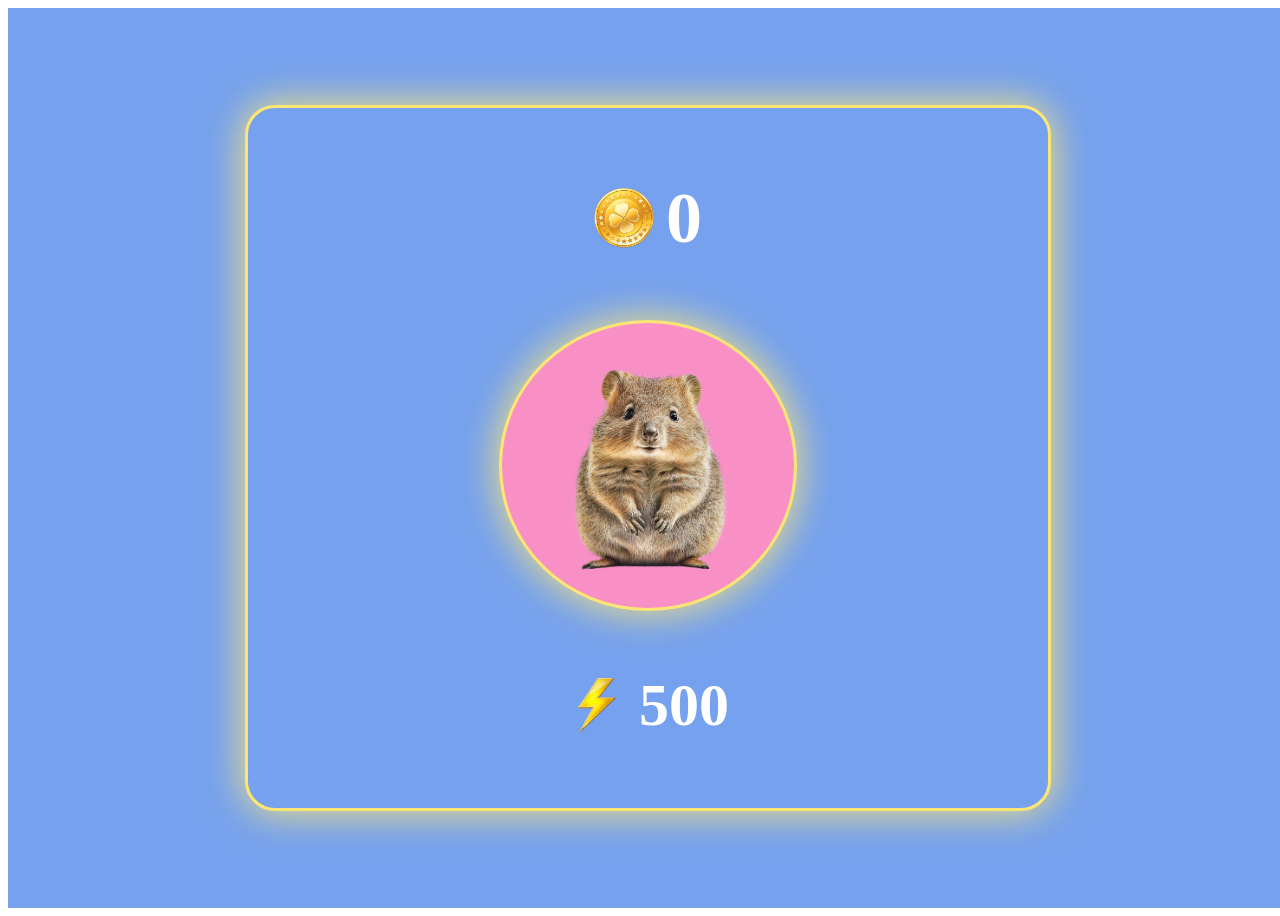
<file: dz_5/index.html>
<!DOCTYPE html>
<html lang="en">
<head>
    <meta charset="UTF-8">
    <meta name="viewport" content="width=device-width, initial-scale=1.0">
    <title>Document</title>
    <link rel="stylesheet" href="style.css">
</head>
<body>
    <div id="block">
        <div id="container">
            <div id="coins">
                <img src="img/coin.png" alt="coin">
                <h1>0</h1>
            </div>
            <button id="btn">
                <img src="img/quokka.png" alt="quokka">
            </button>
            <div id="energy">
                <img src="img/energy.png" alt="energy">
                <h2>500</h2>
            </div>
        </div>
    </div>

    <script src="app.js"></script>

</body>
</html>
</file>
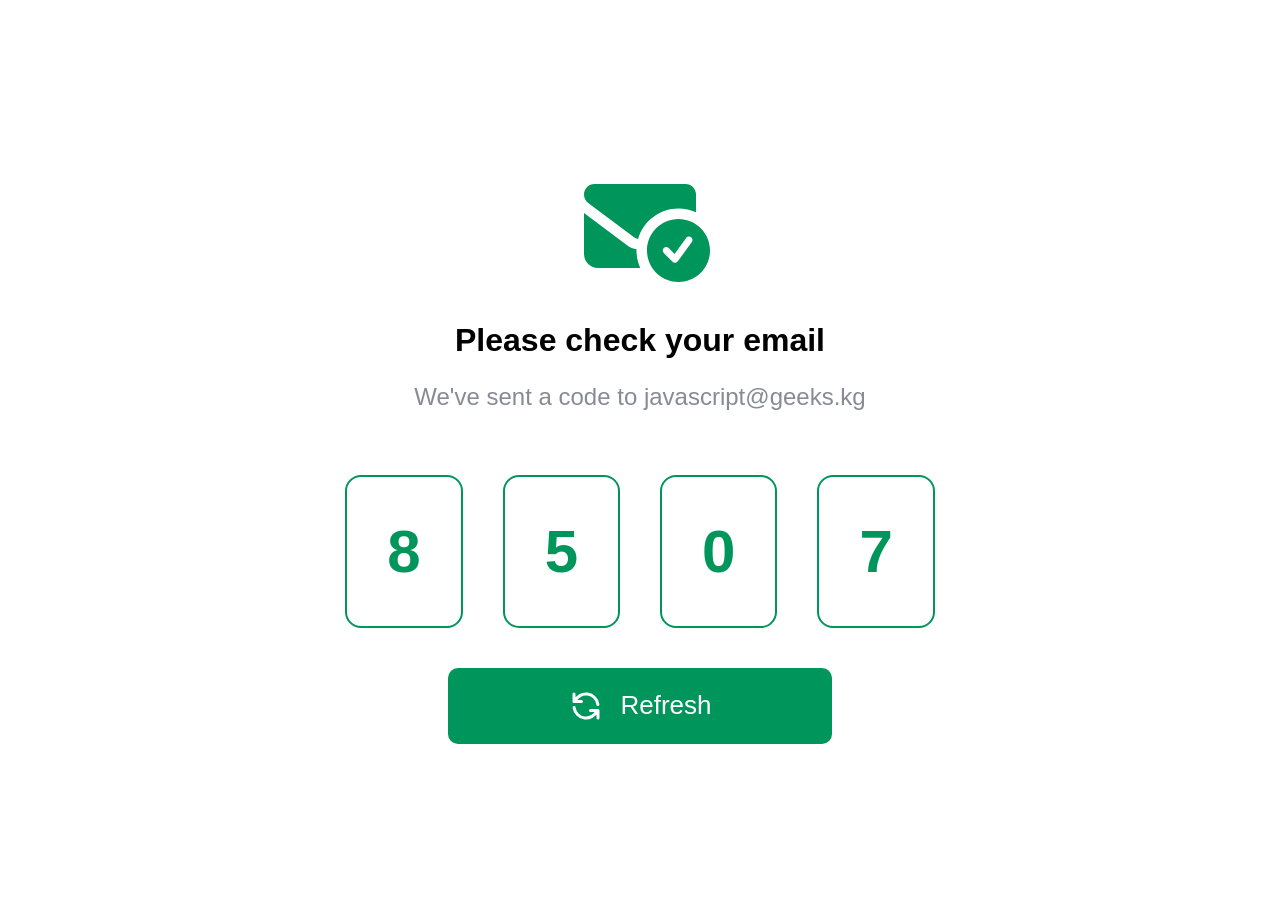
<file: exam_2/index.html>
<!DOCTYPE html>
<html lang="en">
<head>
    <meta charset="UTF-8">
    <meta name="viewport" content="width=device-width, initial-scale=1.0">
    <title>Document</title>
    <link rel="stylesheet" href="style.css">
</head>
<body>
    <div class="container">
        <div class="text">
            <img src="images/mail.svg" alt="mail">
            <h1>Please check your email</h1>
            <p>We've sent a code to javascript@geeks.kg</p>
        </div>
        <div class="numbers">
            <div class="number">0</div>
            <div class="number">0</div>
            <div class="number">0</div>
            <div class="number">0</div>
        </div>
        <button id="generate">
            <img src="images/refresh.svg" alt="refresh">
            Refresh
        </button>
    </div>  
    <script src="app.js"></script>
</body>
</html>
</file>
<file: dz_5/style.css>
#block {
    display: flex;
    align-items: center;
    justify-content: center;
    background-color: #75A1EE;
    width: 100vw;
    height: 100vh;
}

#container {
    width: 800px;
    height: 700px;
    background-color: #75A1EE;
    display: flex;
    flex-direction: column;
    align-items: center;
    justify-content: center;
    box-shadow: 0 0 40px #FDE575;
    border: 3px solid #FDE575;
    border-radius: 30px;
    gap: 40px;
}

#coins {
    display: flex;
    align-items: center;
    justify-content: center;
    margin-bottom: 20px;
    gap: 12px;
    color: #fff;
}
#coins img {
    width: 60px;
    height: 60px;
}
#btn {
    background-color: #F890C5;
    border: 3px solid #FDE575;
    box-shadow: 0 0 40px #FDE575;
    border-radius: 100%;
}
#btn img {
    width: 240px;
    height: 240px;
    padding: 20px;
}
#energy {
    display: flex;
    align-items: center;
    justify-content: center;
    margin-top: 20px;
    gap: 12px;
    color: #fff;
}
#energy img {
    width: 60px;
    height: 60px;
}

h1 {
    font-size: 8cqb;
    margin: 0;
}

h2 {
    font-size: 60px;
    margin: 0;
}
</file>
<file: exam_2/style.css>
body {
    font-family: sans-serif;
    font-size: 16px;
    margin: 0;
    padding: 0;
}
.container {
    display: flex;
    flex-direction: column;
    align-items: center;
    justify-content: center;
    text-align: center;
    height: 100vh;
    width: 100vw;
    gap: 40px;
}
.text img {
    width: 140px;
    height: 140px;
}
.text h1 {
    font-size: 32px;
    text-align: center;
}
.text p {
    font-size: 24px;
    text-align: center;
    color: #868B94;
}
.numbers {
    display: flex;
    align-items: center;
    justify-content: center;
    text-align: center;
    gap: 40px;
}
.number {
    padding: 40px;
    font-size: 60px;
    font-weight: bold;
    color: #00955B;
    text-align: center;
    display: flex;
    border-radius: 16px;
    border: 2px solid #00955B;
}
button {
    border: none;
    outline: none;
    background-color: #00955B;
    color: #fff;
    font-size: 26px;
    padding: 20px 120px;
    display: flex;
    align-items: center;
    gap: 16px;
    border-radius: 10px;
}
button img {
    width: 36px;
    height: 36px;
}
button:hover {
    background-color: #087042;
    color: #fff;
}
</file>
